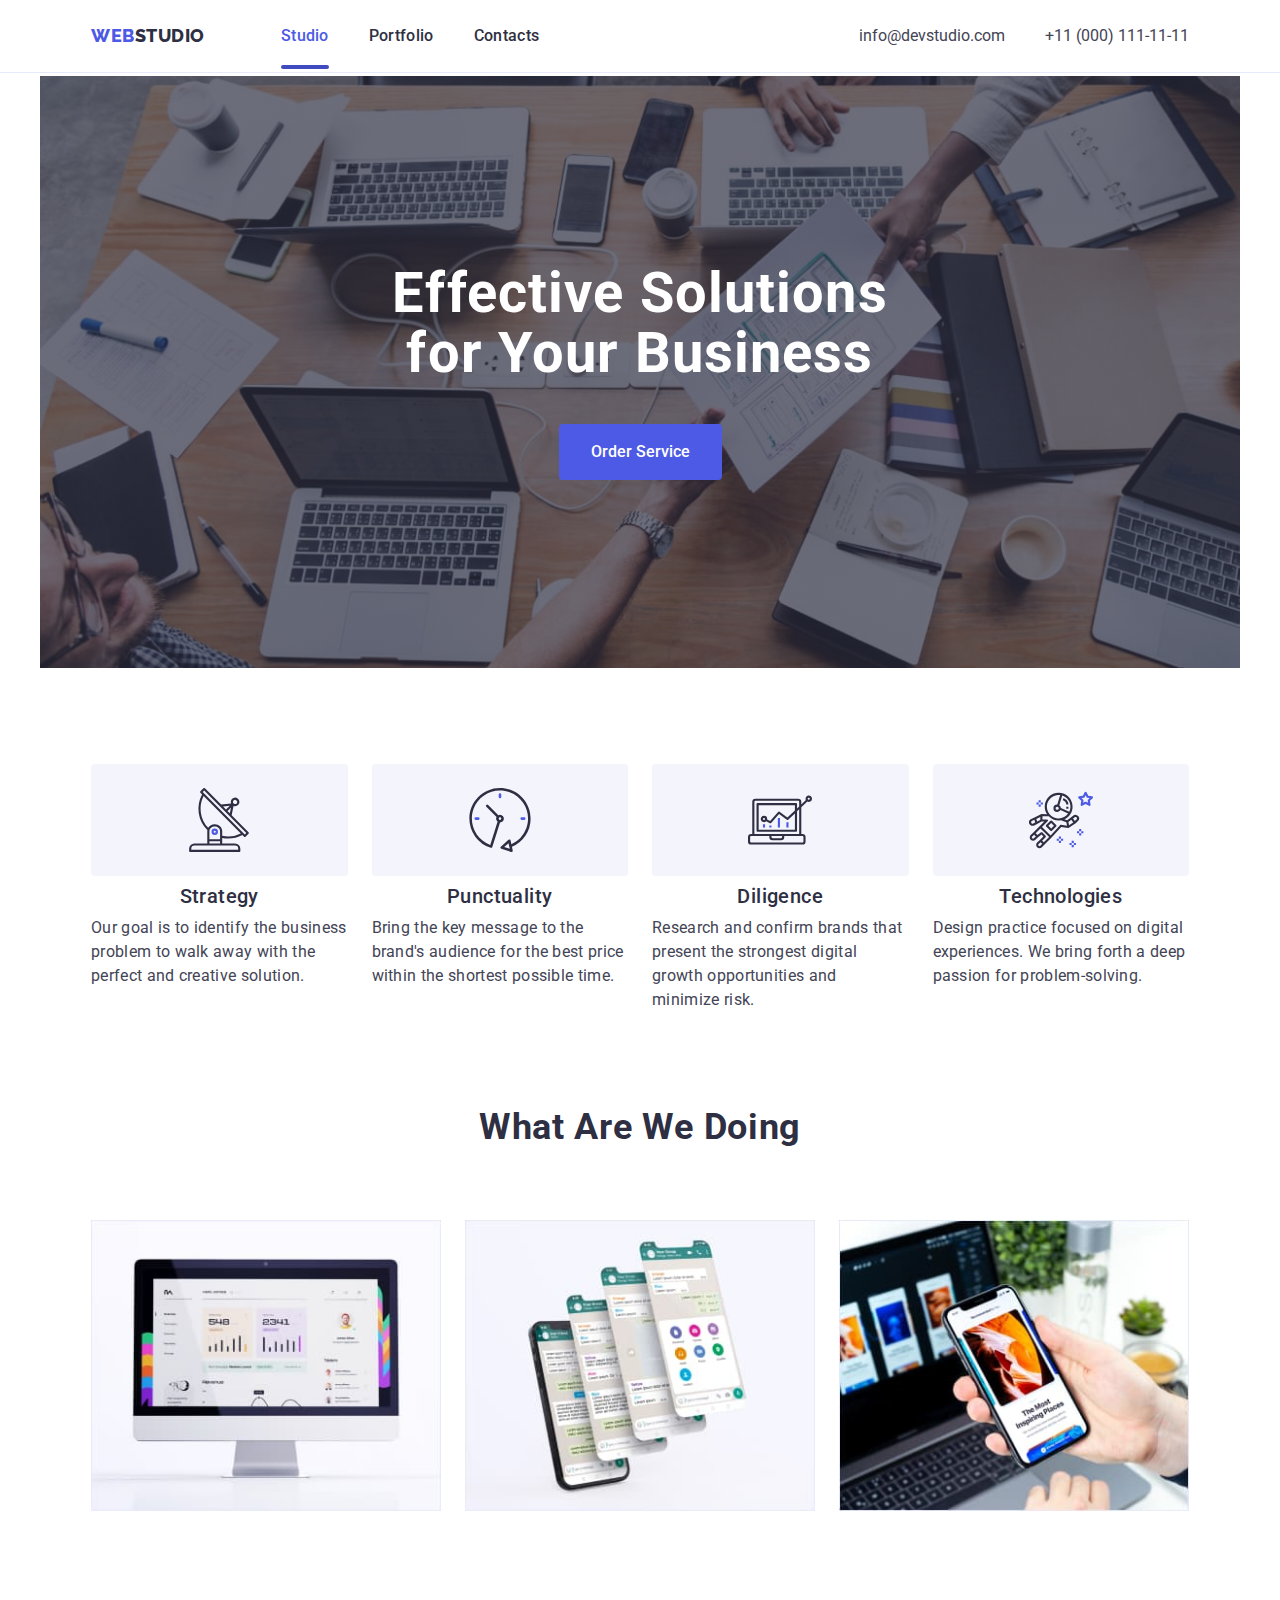
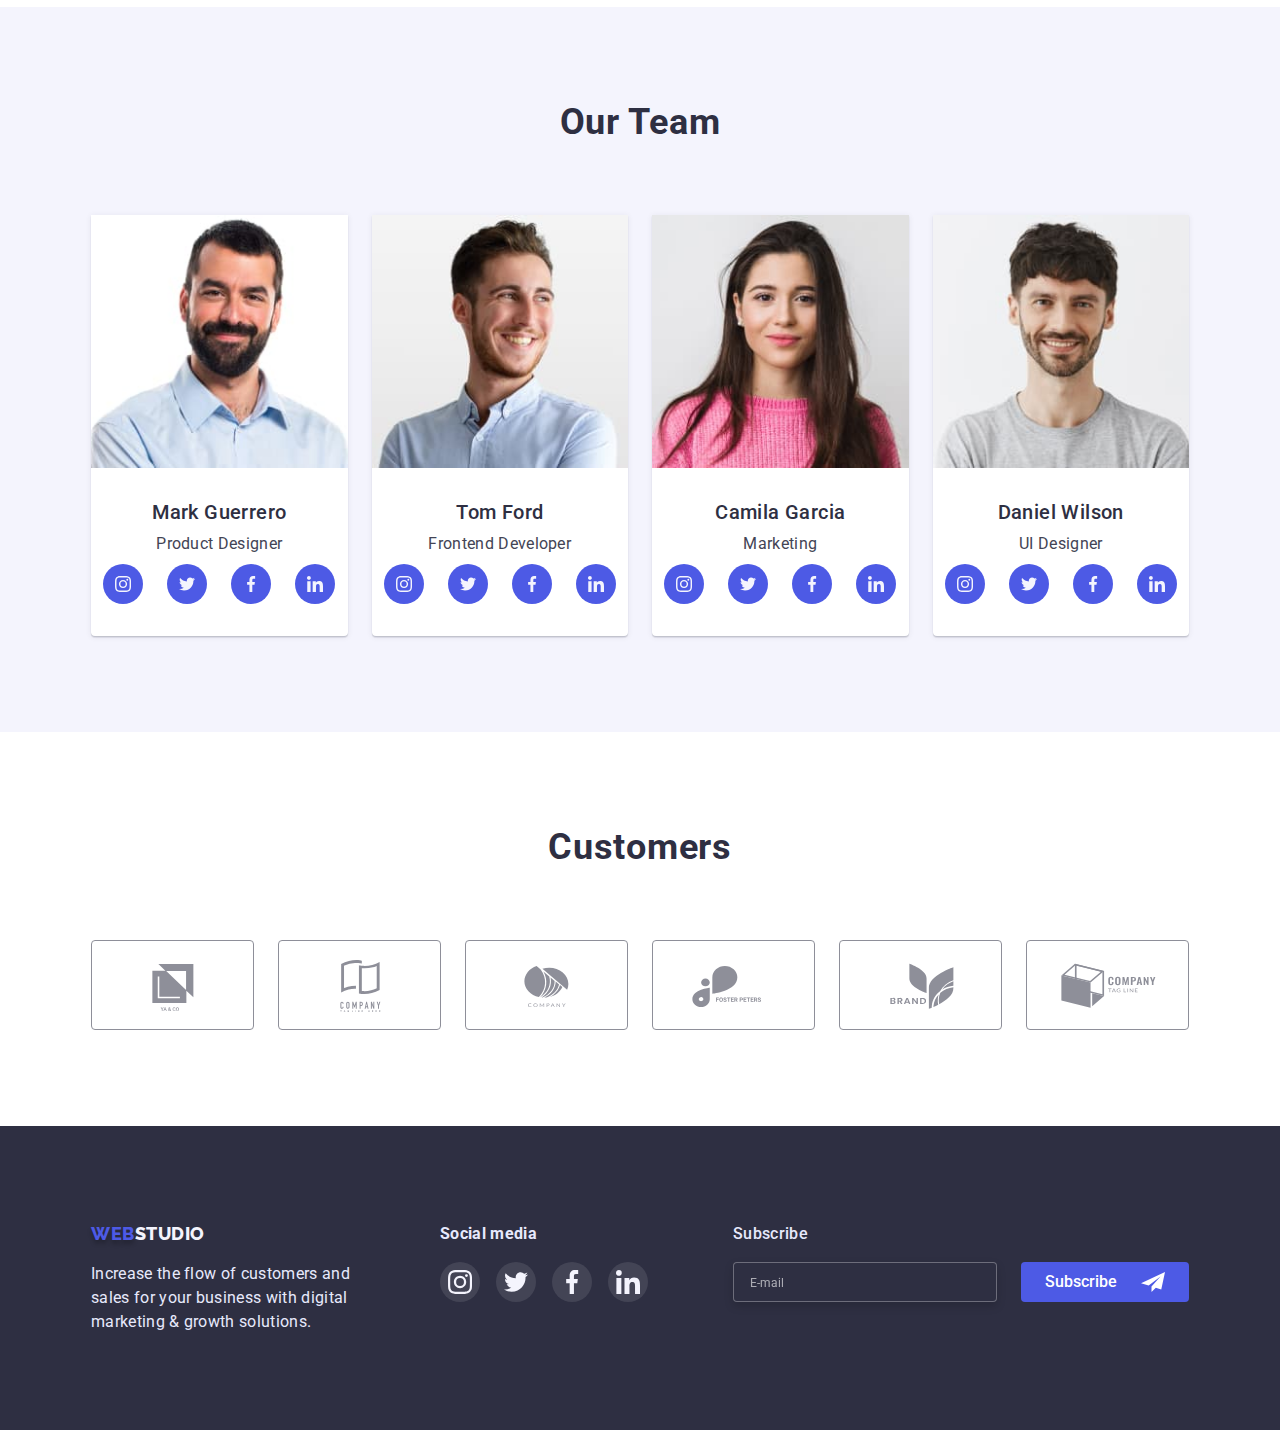
<file: index.html>
<!DOCTYPE html>
<html lang="en">
  <head>
    <meta charset="UTF-8" />
    <meta http-equiv="X-UA-Compatible" content="IE=edge" />
    <meta name="viewport" content="width=device-width, initial-scale=1.0" />
    <title>WebStudio</title>
    <link rel="preconnect" href="https://fonts.googleapis.com" />
    <link rel="preconnect" href="https://fonts.gstatic.com" crossorigin />
    <link
      href="https://fonts.googleapis.com/css2?family=Raleway:wght@800&family=Roboto:wght@400;500;700;900&display=swap"
      rel="stylesheet"
    />
    <link
      rel="stylesheet"
      href="https://cdn.jsdelivr.net/npm/modern-normalize@1.1.0/modern-normalize.min.css"
    />
    <link rel="stylesheet" href="./css/styles.css" />
  </head>

  <body>
    <!-- ================= HEADER ================= -->

    <header class="page-header">
      <div class="container page-header-container">
        <a class="logo link" href="./index.html">
          <span class="logo-first">Web</span>Studio
        </a>
        <nav class="navigation">
          <ul class="header-menu list">
            <li>
              <a class="menu-iteam link current" href="./index.html">Studio </a>
            </li>
            <li>
              <a class="menu-iteam link" href="./portfolio.html">Portfolio </a>
            </li>
            <li>
              <a class="menu-iteam link" href="">Contacts </a>
            </li>
          </ul>
        </nav>
        <button type="button" class="header-button-burger" js-open-menu>
          <svg class="icon-burger" width="32" height="22">
            <use href="./images/icon.svg#icon-menu-burger"></use>
          </svg>
        </button>
        <address class="header-contacts">
          <ul class="contacts list">
            <li>
              <a class="contact-iteam link" href="mailto:info@devstudio.com"
                >info@devstudio.com
              </a>
            </li>
            <li>
              <a class="contact-iteam link" href="tel:+110001111111"
                >+11 (000) 111-11-11
              </a>
            </li>
          </ul>
        </address>
      </div>

      <!-- ================= MOBILE MENU ================= -->

      <div class="header-mobile-menu" js-menu-container>
        <button type="button" class="mobile-menu-close-button" js-close-menu>
          <svg class="mobile-menu-close-icon">
            <use href="./images/icon.svg#icon-close-button"></use>
          </svg>
        </button>
        <ul class="mobile-menu list">
          <li>
            <a class="mobile-menu-iteam link" href="./index.html">Studio </a>
          </li>
          <li>
            <a class="mobile-menu-iteam link" href="./portfolio.html"
              >Portfolio
            </a>
          </li>
          <li>
            <a class="mobile-menu-iteam link current" href="">Contacts </a>
          </li>
        </ul>
        <div class="mobile-contact-social-list">
          <ul class="mobile-menu-contacts list">
            <li>
              <a class="mobile-menu-contact-tel link" href="tel:+110001111111"
                >+11 (000) 111-11-11
              </a>
            </li>
            <li>
              <a
                class="mobile-menu-contact-mail link"
                href="mailto:info@devstudio.com"
                >info@devstudio.com
              </a>
            </li>
          </ul>
          <ul class="mobile-social-list list">
            <li class="mobile-social-list-item">
              <a class="mobile-social-link link" href="">
                <svg class="mobile-social-icon">
                  <use href="./images/icon.svg#icon-instagram"></use>
                </svg>
              </a>
            </li>
            <li class="mobile-social-list-item">
              <a class="mobile-social-link link" href="">
                <svg class="mobile-social-icon">
                  <use href="./images/icon.svg#icon-twitter"></use>
                </svg>
              </a>
            </li>
            <li class="mobile-social-list-item">
              <a class="mobile-social-link link" href="">
                <svg class="mobile-social-icon">
                  <use href="./images/icon.svg#icon-facebook"></use>
                </svg>
              </a>
            </li>
            <li class="mobile-social-list-item">
              <a class="mobile-social-link link" href="">
                <svg class="mobile-social-icon">
                  <use href="./images/icon.svg#icon-linkedin"></use>
                </svg>
              </a>
            </li>
          </ul>
        </div>
      </div>
    </header>

    <main>
      <!-- ================== HERO ================== -->

      <section class="hero">
        <div class="hero-container container">
          <h1 class="hero-title">Effective Solutions for Your Business</h1>
          <button class="hero-button" type="button" data-modal-open>
            Order Service
          </button>
        </div>
      </section>

      <!-- ================== FEATURES ================== -->

      <section class="section">
        <div class="features-container container">
          <h2 class="visually-hidden">our features</h2>
          <ul class="features-list list">
            <li class="features-list-item antenna-icon">
              <h3 class="features-title title">Strategy</h3>
              <p class="features-text text">
                Our goal is to identify the business problem to walk away with
                the perfect and creative solution.
              </p>
            </li>
            <li class="features-list-item clock-icon">
              <h3 class="features-title title">Punctuality</h3>
              <p class="features-text text">
                Bring the key message to the brand's audience for the best price
                within the shortest possible time.
              </p>
            </li>
            <li class="features-list-item diagram-icon">
              <h3 class="features-title title">Diligence</h3>
              <p class="features-text text">
                Research and confirm brands that present the strongest digital
                growth opportunities and minimize risk.
              </p>
            </li>
            <li class="features-list-item astronaut-icon">
              <h3 class="features-title title">Technologies</h3>
              <p class="features-text text">
                Design practice focused on digital experiences. We bring forth a
                deep passion for problem-solving.
              </p>
            </li>
          </ul>
        </div>
      </section>

      <!-- ==================== WORKS =================== -->

      <section class="works-section section">
        <div class="container">
          <h2 class="title">What are we doing</h2>
          <ul class="works-list list">
            <li>
              <img
                srcset="
                  ./images/works-section/monitor.jpg    1x,
                  ./images/works-section/monitor@2x.jpg 2x
                "
                class="work-image"
                src="./images/works-section/monitor.jpg"
                alt="computer monitor"
                width="360"
              />
            </li>
            <li>
              <img
                srcset="
                  ./images/works-section/phone.jpg    1x,
                  ./images/works-section/phone@2x.jpg 2x
                "
                class="work-image"
                src="./images/works-section/phone.jpg"
                alt="mobile phone"
                width="360"
              />
            </li>
            <li>
              <img
                srcset="
                  ./images/works-section/lapetop.jpg    1x,
                  ./images/works-section/lapetop@2x.jpg 2x
                "
                class="work-image"
                src="./images/works-section/lapetop.jpg"
                alt="lapetop and mobile phone"
                width="360"
              />
            </li>
          </ul>
        </div>
      </section>

      <!-- ==================== TEAM =================== -->

      <section class="team-section section">
        <div class="team-container container">
          <h2 class="title">Our Team</h2>
          <ul class="team-items list">
            <li class="team-item">
              <img
                srcset="
                  ./images/team/mark-guerrero.jpg    1x,
                  ./images/team/mark-guerrero@2x.jpg 2x
                "
                class="team-image"
                src="./images/team/mark-guerrero.jpg"
                alt="photo Mark Guerrero"
                width="264"
              />
              <div class="team-card-content">
                <h3 class="team-subtitle subtitle">Mark Guerrero</h3>
                <p class="team-text text">Product Designer</p>
                <ul class="social-list list">
                  <li class="social-list-item">
                    <a class="social-link link" href="">
                      <svg class="social-icon">
                        <use href="./images/icon.svg#icon-instagram"></use>
                      </svg>
                    </a>
                  </li>
                  <li class="social-list-item">
                    <a class="social-link link" href="">
                      <svg class="social-icon">
                        <use href="./images/icon.svg#icon-twitter"></use>
                      </svg>
                    </a>
                  </li>
                  <li class="social-list-item">
                    <a class="social-link link" href="">
                      <svg class="social-icon">
                        <use href="./images/icon.svg#icon-facebook"></use>
                      </svg>
                    </a>
                  </li>
                  <li class="social-list-item">
                    <a class="social-link link" href="">
                      <svg class="social-icon">
                        <use href="./images/icon.svg#icon-linkedin"></use>
                      </svg>
                    </a>
                  </li>
                </ul>
              </div>
            </li>
            <li class="team-item">
              <img
                srcset="
                  ./images/team/tom-ford.jpg    1x,
                  ./images/team/tom-ford@2x.jpg 2x
                "
                class="team-image"
                src="./images/team/tom-ford.jpg "
                alt="photo Tom Ford"
                width="264"
              />
              <div class="team-card-content">
                <h3 class="team-subtitle subtitle">Tom Ford</h3>
                <p class="team-text text">Frontend Developer</p>
                <ul class="social-list list">
                  <li class="social-list-item">
                    <a class="social-link link" href="">
                      <svg class="social-icon">
                        <use href="./images/icon.svg#icon-instagram"></use>
                      </svg>
                    </a>
                  </li>
                  <li class="social-list-item">
                    <a class="social-link link" href="">
                      <svg class="social-icon">
                        <use href="./images/icon.svg#icon-twitter"></use>
                      </svg>
                    </a>
                  </li>
                  <li class="social-list-item">
                    <a class="social-link link" href="">
                      <svg class="social-icon">
                        <use href="./images/icon.svg#icon-facebook"></use>
                      </svg>
                    </a>
                  </li>
                  <li class="social-list-item">
                    <a class="social-link link" href="">
                      <svg class="social-icon">
                        <use href="./images/icon.svg#icon-linkedin"></use>
                      </svg>
                    </a>
                  </li>
                </ul>
              </div>
            </li>
            <li class="team-item">
              <img
                srcset="
                  ./images/team/camila-garcia.jpg    1x,
                  ./images/team/camila-garcia@2x.jpg 2x
                "
                class="team-image"
                src="./images/team/camila-garcia.jpg"
                alt="photo Camila Garcia"
                width="264"
              />
              <div class="team-card-content">
                <h3 class="team-subtitle subtitle">Camila Garcia</h3>
                <p class="team-text text">Marketing</p>
                <ul class="social-list list">
                  <li class="social-list-item">
                    <a class="social-link link" href="">
                      <svg class="social-icon">
                        <use href="./images/icon.svg#icon-instagram"></use>
                      </svg>
                    </a>
                  </li>
                  <li class="social-list-item">
                    <a class="social-link link" href="">
                      <svg class="social-icon">
                        <use href="./images/icon.svg#icon-twitter"></use>
                      </svg>
                    </a>
                  </li>
                  <li class="social-list-item">
                    <a class="social-link link" href="">
                      <svg class="social-icon">
                        <use href="./images/icon.svg#icon-facebook"></use>
                      </svg>
                    </a>
                  </li>
                  <li class="social-list-item">
                    <a class="social-link link" href="">
                      <svg class="social-icon">
                        <use href="./images/icon.svg#icon-linkedin"></use>
                      </svg>
                    </a>
                  </li>
                </ul>
              </div>
            </li>
            <li class="team-item">
              <img
                srcset="
                  ./images/team/daniel-wilson.jpg    1x,
                  ./images/team/daniel-wilson@2x.jpg 2x
                "
                class="team-image"
                src="./images/team/daniel-wilson.jpg"
                alt="photo Daniel Wilson"
                width="264"
              />
              <div class="team-card-content">
                <h3 class="team-subtitle subtitle">Daniel Wilson</h3>
                <p class="team-text text">UI Designer</p>
                <ul class="social-list list">
                  <li class="social-list-item">
                    <a class="social-link link" href="">
                      <svg class="social-icon">
                        <use href="./images/icon.svg#icon-instagram"></use>
                      </svg>
                    </a>
                  </li>
                  <li class="social-list-item">
                    <a class="social-link link" href="">
                      <svg class="social-icon">
                        <use href="./images/icon.svg#icon-twitter"></use>
                      </svg>
                    </a>
                  </li>
                  <li class="social-list-item">
                    <a class="social-link link" href="">
                      <svg class="social-icon">
                        <use href="./images/icon.svg#icon-facebook"></use>
                      </svg>
                    </a>
                  </li>
                  <li class="social-list-item">
                    <a class="social-link link" href="">
                      <svg class="social-icon">
                        <use href="./images/icon.svg#icon-linkedin"></use>
                      </svg>
                    </a>
                  </li>
                </ul>
              </div>
            </li>
          </ul>
        </div>
      </section>

      <!-- ==================== CUSTOMERS =================== -->

      <section class="customers-section section">
        <div class="container">
          <h2 class="title">Customers</h2>
          <div class="customers-container">
            <ul class="customers-list list">
              <li class="customers-list-icon">
                <a class="customers-icon-link link" href="">
                  <svg class="customers-icon">
                    <use href="./images/icon.svg#icon-logo-ya-and-co"></use>
                  </svg>
                </a>
              </li>
              <li class="customers-list-icon">
                <a class="customers-icon-link link" href="">
                  <svg class="customers-icon">
                    <use
                      href="./images/icon.svg#icon-logo-tageline-here-company"
                    ></use>
                  </svg>
                </a>
              </li>
              <li class="customers-list-icon">
                <a class="customers-icon-link link" href="">
                  <svg class="customers-icon">
                    <use href="./images/icon.svg#icon-logo-company"></use>
                  </svg>
                </a>
              </li>
              <li class="customers-list-icon">
                <a class="customers-icon-link link" href="">
                  <svg class="customers-icon">
                    <use href="./images/icon.svg#icon-logo-foster-peters"></use>
                  </svg>
                </a>
              </li>
              <li class="customers-list-icon">
                <a class="customers-icon-link link" href="">
                  <svg class="customers-icon">
                    <use href="./images/icon.svg#icon-logo-brand"></use>
                  </svg>
                </a>
              </li>
              <li class="customers-list-icon">
                <a class="customers-icon-link link" href="">
                  <svg class="customers-icon">
                    <use
                      href="./images/icon.svg#icon-logo-tag-line-company"
                    ></use>
                  </svg>
                </a>
              </li>
            </ul>
          </div>
        </div>
      </section>
    </main>

    <!-- ==================== FOOTER =================== -->

    <footer class="footer-section section">
      <div class="footer-container container">
        <div class="footer-logo-text">
          <div class="logo-footer">
            <a class="logo link" href="./index.html"
              ><span class="logo-first-dark-bgd">Web</span
              ><span class="logo-second">Studio</span>
            </a>
          </div>
          <p class="footer-text text">
            Increase the flow of customers and sales for your business with
            digital marketing & growth solutions.
          </p>
        </div>
        <div class="footer-social-block">
          <h2 class="footer-text-social text">Social media</h2>
          <ul class="footer-social-lists list">
            <li>
              <a class="footer-social-link link" href="">
                <svg class="footer-social-icon">
                  <use href="./images/icon.svg#icon-instagram"></use>
                </svg>
              </a>
            </li>
            <li>
              <a class="footer-social-link link" href="">
                <svg class="footer-social-icon">
                  <use href="./images/icon.svg#icon-twitter"></use>
                </svg>
              </a>
            </li>
            <li>
              <a class="footer-social-link link" href="">
                <svg class="footer-social-icon">
                  <use href="./images/icon.svg#icon-facebook"></use>
                </svg>
              </a>
            </li>
            <li>
              <a class="footer-social-link link" href="">
                <svg class="footer-social-icon">
                  <use href="./images/icon.svg#icon-linkedin"></use>
                </svg>
              </a>
            </li>
          </ul>
        </div>
        <form class="footer-form">
          <label for="mail" class="footer-label text"> Subscribe </label>
          <span class="footer-input">
            <input
              type="email"
              name="mail"
              id="mail"
              placeholder="E-mail"
              class="footer-input-field"
            />
            <button class="footer-button" type="submit">Subscribe</button>
          </span>
        </form>
      </div>
    </footer>

    <!-- ==================== MODAL =================== -->

    <div class="backdrop is-hidden" data-modal>
      <div class="modal">
        <button class="modal-close-button" type="button" data-modal-close>
          <svg class="modal-close-icon">
            <use href="./images/icon.svg#icon-close-button"></use>
          </svg>
        </button>
        <p class="modal-text text">
          Leave your contacts and we will call you back
        </p>
        <form class="modal-form">
          <label class="modal-form-field">
            <span class="modal-form-label">Name</span>
            <span class="modal-form-wraper">
              <input
                class="modal-form-input"
                type="text"
                name="user-name"
                required
              />
              <svg class="modal-form-icon">
                <use href="./images/icon.svg#icon-person-name"></use>
              </svg>
            </span>
          </label>
          <label class="modal-form-field">
            <span class="modal-form-label">Phone</span>
            <span class="modal-form-wraper">
              <input
                class="modal-form-input"
                type="tel"
                name="user-phone"
                required
              />
              <svg class="modal-form-icon">
                <use href="./images/icon.svg#icon-phone"></use>
              </svg>
            </span>
          </label>
          <label class="modal-form-field">
            <span class="modal-form-label">Email</span>
            <span class="modal-form-wraper">
              <input
                class="modal-form-input"
                type="email"
                name="user-mail"
                required
              />
              <svg class="modal-form-icon">
                <use href="./images/icon.svg#icon-email"></use>
              </svg>
            </span>
          </label>
          <label class="modal-form-field">
            <span class="modal-form-label">Comment</span>
            <textarea
              name="user-comment"
              class="modal-form-comment"
              placeholder="Text input"
            ></textarea>
          </label>
          <input
            type="checkbox"
            name="user-policy"
            id="user-policy"
            class="modal-form-check visually-hidden"
          />
          <label
            for="user-policy"
            name="user-policy"
            class="modal-form-label-check"
            >I accept the terms and conditions of the&nbsp;
            <a class="modal-form-policy" href="">Privacy Policy</a>
          </label>
          <button class="modal-form-button">Send</button>
        </form>
      </div>
    </div>

    <!-- ==================== SCRIPT =================== -->

    <script src="./js/mobile-menu.js"></script>
    <script src="./js/modal.js"></script>
  </body>
</html>
</file>
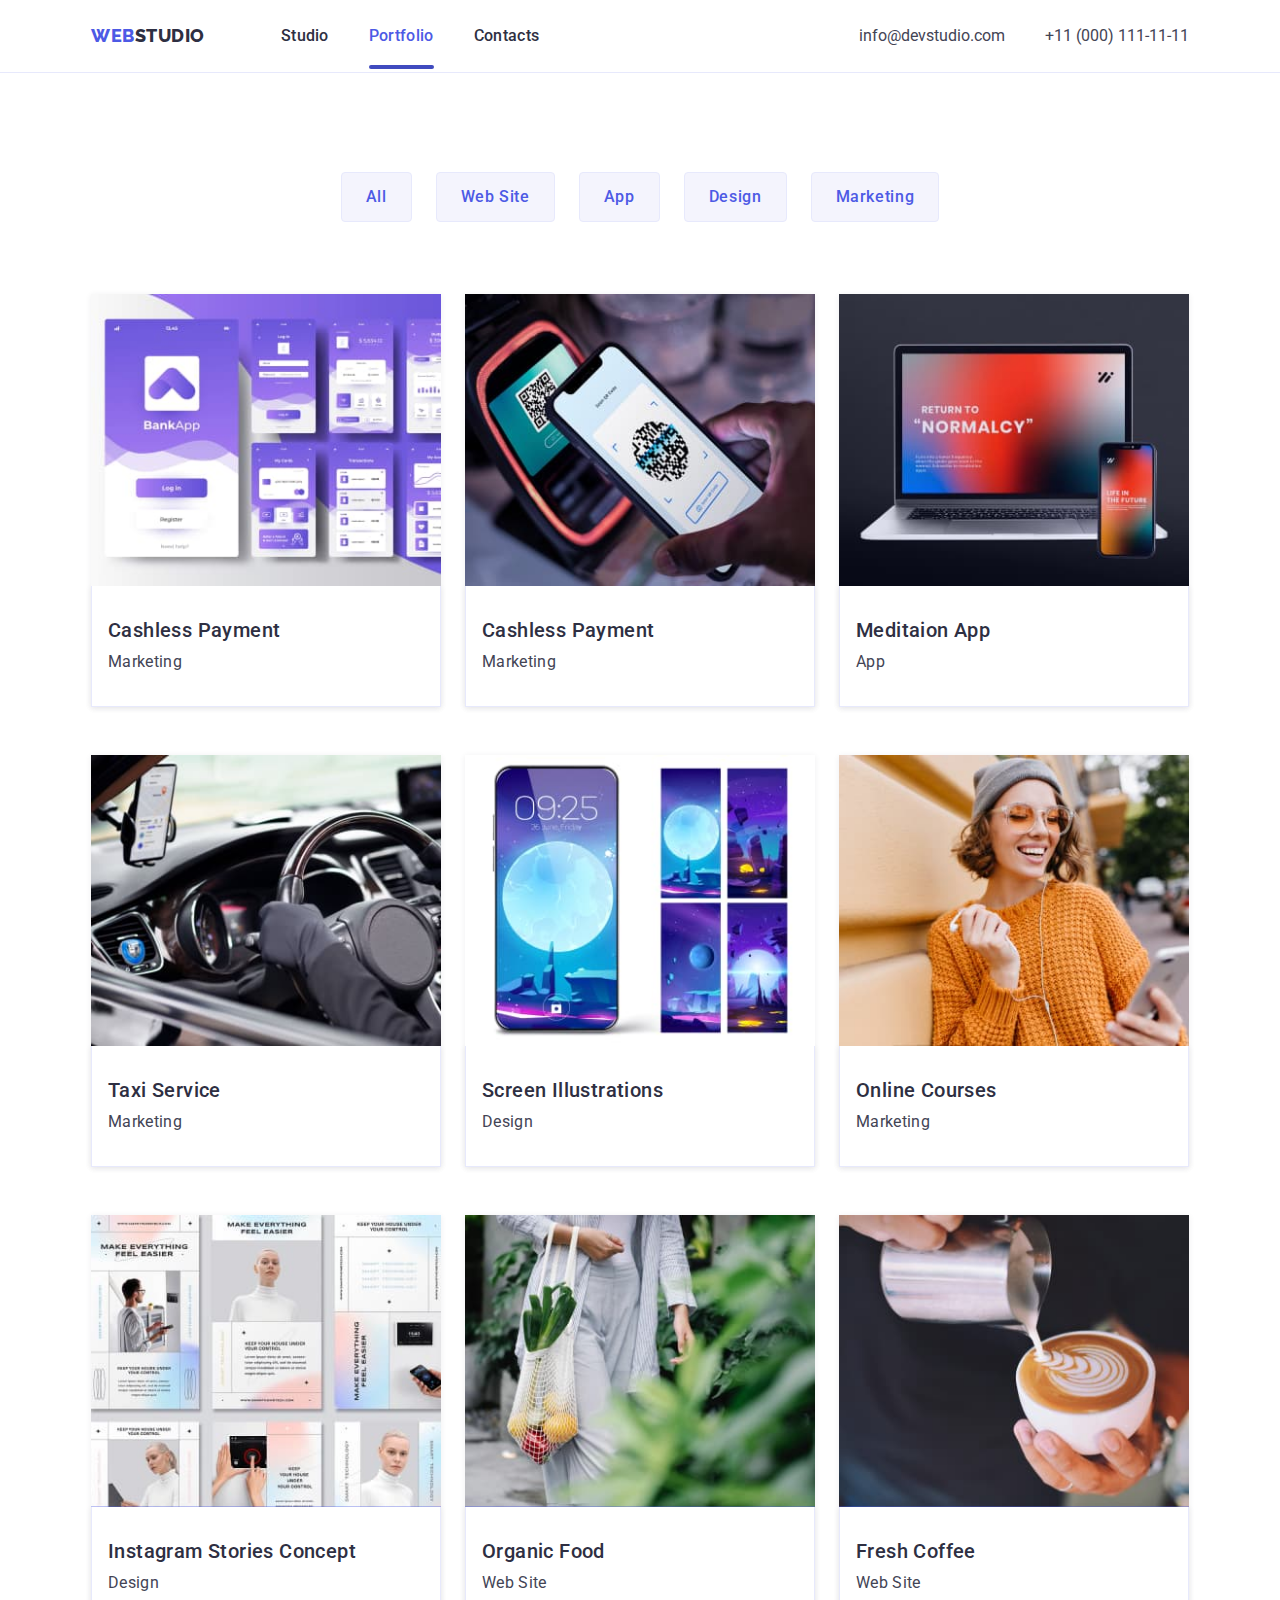
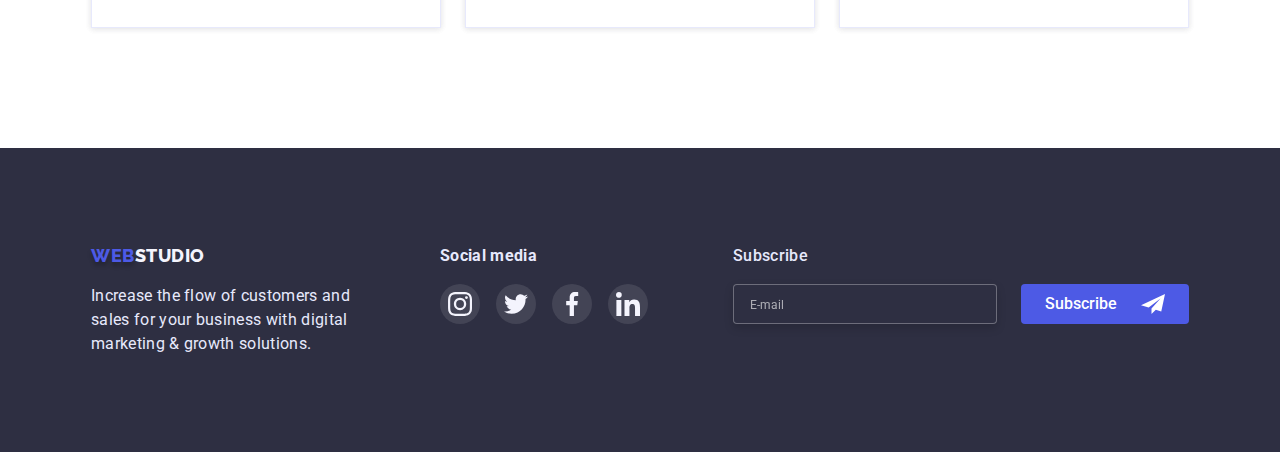
<file: portfolio.html>
<!DOCTYPE html>
<html lang="en">
  <head>
    <meta charset="UTF-8" />
    <meta http-equiv="X-UA-Compatible" content="IE=edge" />
    <meta name="viewport" content="width=device-width, initial-scale=1.0" />
    <title>Portfolio</title>
    <link rel="preconnect" href="https://fonts.googleapis.com" />
    <link rel="preconnect" href="https://fonts.gstatic.com" crossorigin />
    <link
      href="https://fonts.googleapis.com/css2?family=Raleway:wght@800&family=Roboto:wght@400;500;700;900&display=swap"
      rel="stylesheet"
    />
    <link
      rel="stylesheet"
      href="https://cdn.jsdelivr.net/npm/modern-normalize@1.1.0/modern-normalize.min.css"
    />
    <link rel="stylesheet" href="./css/styles.css" />
  </head>
  <body>
    <!-- ================= HEADER ================= -->

    <header class="page-header">
      <div class="container page-header-container">
        <a class="logo link" href="./index.html">
          <span class="logo-first">Web</span>Studio
        </a>
        <nav class="navigation">
          <ul class="header-menu list">
            <li>
              <a class="menu-iteam link" href="./index.html">Studio </a>
            </li>
            <li>
              <a class="menu-iteam link current" href="./portfolio.html"
                >Portfolio
              </a>
            </li>
            <li>
              <a class="menu-iteam link" href="">Contacts </a>
            </li>
          </ul>
        </nav>
        <button type="button" class="header-button-burger" js-open-menu>
          <svg class="icon-burger" width="32" height="22">
            <use href="./images/icon.svg#icon-menu-burger"></use>
          </svg>
        </button>
        <address class="header-contacts">
          <ul class="contacts list">
            <li>
              <a class="contact-iteam link" href="mailto:info@devstudio.com"
                >info@devstudio.com
              </a>
            </li>
            <li>
              <a class="contact-iteam link" href="tel:+110001111111"
                >+11 (000) 111-11-11
              </a>
            </li>
          </ul>
        </address>
      </div>
    </header>

    <main>
      <!-- =============== PORTFOLIO ============== -->

      <section class="section-portfolio">
        <div class="container">
          <h1 class="visually-hidden">Portfolio</h1>
          <ul class="filter-buttons list">
            <li><button class="filter-button" type="button">All</button></li>
            <li>
              <button class="filter-button" type="button">Web Site</button>
            </li>
            <li><button class="filter-button" type="button">App</button></li>
            <li><button class="filter-button" type="button">Design</button></li>
            <li>
              <button class="filter-button" type="button">Marketing</button>
            </li>
          </ul>

          <ul class="portfolio-iteams list">
            <li class="portfolio-iteam">
              <a class="portfolio-iteam-link link" href="">
                <div class="portfolio-overlay-card">
                  <img
                    class="portfolio-iteam-img"
                    src="./images/portfolio/bank-app.jpg"
                    alt="bank app on the phone"
                    max-width="360"
                  />
                  <div class="portfolio-overlay">
                    <p class="portfolio-overlay-text text">
                      14 Stylish and User-Friendly App Design Concepts · Task
                      Manager App · Calorie Tracker App · Exotic Fruit Ecommerce
                      App · Cloud Storage App
                    </p>
                  </div>
                </div>
                <div class="portfolio-card-content">
                  <h2 class="subtitle">Cashless Payment</h2>
                  <p class="text">Marketing</p>
                </div>
              </a>
            </li>
            <li class="portfolio-iteam">
              <a class="portfolio-iteam-link link" href="">
                <div class="portfolio-overlay-card">
                  <img
                    class="portfolio-iteam-img"
                    src="./images/portfolio/cashless-payment.jpg"
                    alt="payment using the app on the phone"
                    max-width="360"
                  />
                  <div class="portfolio-overlay">
                    <p class="portfolio-overlay-text text">
                      14 Stylish and User-Friendly App Design Concepts · Task
                      Manager App · Calorie Tracker App · Exotic Fruit Ecommerce
                      App · Cloud Storage App
                    </p>
                  </div>
                </div>

                <div class="portfolio-card-content">
                  <h2 class="subtitle">Cashless Payment</h2>
                  <p class="text">Marketing</p>
                </div>
              </a>
            </li>
            <li class="portfolio-iteam">
              <a class="portfolio-iteam-link link" href="">
                <div class="portfolio-overlay-card">
                  <img
                    src="./images/portfolio/meditaion-app.jpg"
                    alt="leptop and smarthpone with meditaion app"
                    max-width="360"
                  />
                  <div class="portfolio-overlay">
                    <p class="portfolio-overlay-text text">
                      14 Stylish and User-Friendly App Design Concepts · Task
                      Manager App · Calorie Tracker App · Exotic Fruit Ecommerce
                      App · Cloud Storage App
                    </p>
                  </div>
                </div>

                <div class="portfolio-card-content">
                  <h2 class="subtitle">Meditaion App</h2>
                  <p class="text">App</p>
                </div>
              </a>
            </li>
            <li class="portfolio-iteam">
              <a class="portfolio-iteam-link link" href="">
                <div class="portfolio-overlay-card">
                  <img
                    src="./images/portfolio/taxi-service.jpg"
                    alt="driver in car"
                    max-width="360"
                  />
                  <div class="portfolio-overlay">
                    <p class="portfolio-overlay-text text">
                      14 Stylish and User-Friendly App Design Concepts · Task
                      Manager App · Calorie Tracker App · Exotic Fruit Ecommerce
                      App · Cloud Storage App
                    </p>
                  </div>
                </div>

                <div class="portfolio-card-content">
                  <h2 class="subtitle">Taxi Service</h2>
                  <p class="text">Marketing</p>
                </div>
              </a>
            </li>
            <li class="portfolio-iteam">
              <a class="portfolio-iteam-link link" href="">
                <div class="portfolio-overlay-card">
                  <img
                    src="./images/portfolio/screen-illustrations.jpg"
                    alt="smarthpone screen with different themes"
                    max-width="360"
                  />
                  <div class="portfolio-overlay">
                    <p class="portfolio-overlay-text text">
                      14 Stylish and User-Friendly App Design Concepts · Task
                      Manager App · Calorie Tracker App · Exotic Fruit Ecommerce
                      App · Cloud Storage App
                    </p>
                  </div>
                </div>

                <div class="portfolio-card-content">
                  <h2 class="subtitle">Screen Illustrations</h2>
                  <p class="text">Design</p>
                </div>
              </a>
            </li>
            <li class="portfolio-iteam">
              <a class="portfolio-iteam-link link" href="">
                <div class="portfolio-overlay-card">
                  <img
                    src="./images/portfolio/online-courses.jpg"
                    alt="young women with smartphone"
                    max-width="360"
                  />
                  <div class="portfolio-overlay">
                    <p class="portfolio-overlay-text text">
                      14 Stylish and User-Friendly App Design Concepts · Task
                      Manager App · Calorie Tracker App · Exotic Fruit Ecommerce
                      App · Cloud Storage App
                    </p>
                  </div>
                </div>

                <div class="portfolio-card-content">
                  <h2 class="subtitle">Online Courses</h2>
                  <p class="text">Marketing</p>
                </div>
              </a>
            </li>
            <li class="portfolio-iteam">
              <a class="portfolio-iteam-link link" href="">
                <div class="portfolio-overlay-card">
                  <img
                    src="./images/portfolio/instagram-stories-concept.jpg"
                    alt="six page instagram stories"
                    max-width="360"
                  />
                  <div class="portfolio-overlay">
                    <p class="portfolio-overlay-text text">
                      14 Stylish and User-Friendly App Design Concepts · Task
                      Manager App · Calorie Tracker App · Exotic Fruit Ecommerce
                      App · Cloud Storage App
                    </p>
                  </div>
                </div>

                <div class="portfolio-card-content">
                  <h2 class="subtitle">Instagram Stories Concept</h2>
                  <p class="text">Design</p>
                </div>
              </a>
            </li>
            <li class="portfolio-iteam">
              <a class="portfolio-iteam-link link" href="">
                <div class="portfolio-overlay-card">
                  <img
                    src="./images/portfolio/organic-food.jpg"
                    alt="bag with vegetables"
                    max-width="360"
                  />
                  <div class="portfolio-overlay">
                    <p class="portfolio-overlay-text text">
                      14 Stylish and User-Friendly App Design Concepts · Task
                      Manager App · Calorie Tracker App · Exotic Fruit Ecommerce
                      App · Cloud Storage App
                    </p>
                  </div>
                </div>

                <div class="portfolio-card-content">
                  <h2 class="subtitle">Organic Food</h2>
                  <p class="text">Web Site</p>
                </div>
              </a>
            </li>
            <li class="portfolio-iteam">
              <a class="portfolio-iteam-link link" href="">
                <div class="portfolio-overlay-card">
                  <img
                    src="./images/portfolio/fresh-coffee.jpg"
                    alt="a cup of cofee"
                    max-width="360"
                  />
                  <div class="portfolio-overlay">
                    <p class="portfolio-overlay-text text">
                      14 Stylish and User-Friendly App Design Concepts · Task
                      Manager App · Calorie Tracker App · Exotic Fruit Ecommerce
                      App · Cloud Storage App
                    </p>
                  </div>
                </div>

                <div class="portfolio-card-content">
                  <h2 class="subtitle">Fresh Coffee</h2>
                  <p class="text">Web Site</p>
                </div>
              </a>
            </li>
          </ul>
        </div>
      </section>
    </main>

    <!-- =================== FOOTER =================== -->

    <footer class="footer-section section">
      <div class="footer-container container">
        <div class="footer-logo-text">
          <div class="logo-footer">
            <a class="logo link" href="./index.html"
              ><span class="logo-first-dark-bgd">Web</span
              ><span class="logo-second">Studio</span>
            </a>
          </div>
          <p class="footer-text text">
            Increase the flow of customers and sales for your business with
            digital marketing & growth solutions.
          </p>
        </div>
        <div class="footer-social-block">
          <h2 class="footer-text-social text">Social media</h2>
          <ul class="footer-social-lists list">
            <li>
              <a class="footer-social-link link" href="">
                <svg class="footer-social-icon">
                  <use href="./images/icon.svg#icon-instagram"></use>
                </svg>
              </a>
            </li>
            <li>
              <a class="footer-social-link link" href="">
                <svg class="footer-social-icon">
                  <use href="./images/icon.svg#icon-twitter"></use>
                </svg>
              </a>
            </li>
            <li>
              <a class="footer-social-link link" href="">
                <svg class="footer-social-icon">
                  <use href="./images/icon.svg#icon-facebook"></use>
                </svg>
              </a>
            </li>
            <li>
              <a class="footer-social-link link" href="">
                <svg class="footer-social-icon">
                  <use href="./images/icon.svg#icon-linkedin"></use>
                </svg>
              </a>
            </li>
          </ul>
        </div>
        <form class="footer-form">
          <label for="mail" class="footer-label text"> Subscribe </label>
          <span class="footer-input">
            <input
              type="email"
              name="mail"
              id="mail"
              placeholder="E-mail"
              class="footer-input-field"
            />
            <button class="footer-button" type="submit">Subscribe</button>
          </span>
        </form>
      </div>
    </footer>

    <!-- ==================== SCRIPT =================== -->

    <script src="./js/mobile-menu.js"></script>
    <script src="./js/modal.js"></script>
  </body>
</html>
</file>
<file: css/styles.css>
:root {
  --color-headings-dark: #2e2f42;
  --color-headings-light: #ffffff;
  --color-primery: #4d5ae5;
  --color-primery-light: #f4f4fd;
  --color-text-dark: #434455;
  --color-text-light: #e7e9fc;
  --color-bgd-button-active: #404bbf;
  --color-subtitle-text: #8e8f99;
  --color-footer-social-icon-active: #31d0aa;
  --color-bgd-modal: #fcfcfc;
  --timing-function: cubic-bezier(0.4, 0, 0.2, 1);
  --duration: 250ms;
}

h1,
h2,
h3,
h4,
p {
  margin-top: 0;
  margin-bottom: 0;
}

ul,
ol {
  margin-top: 0;
  margin-bottom: 0;
  padding-left: 0;
}

img {
  display: block;
  max-width: 100%;
  height: auto;
  object-fit: cover;
}

button {
  cursor: pointer;
}

body {
  font-family: 'Roboto', sans-serif;
  color: var(--color-headings-dark);
  padding-top: 70px;
}

@media screen and (min-width: 768px) {
  body {
    padding-top: 76px;
  }
}

/* =============== COMPONENTS ===============*/

.link {
  text-decoration: none;
}

.list {
  list-style: none;
}

.title {
  font-size: 36px;
  line-height: 1.11;
  letter-spacing: 0.02em;
  text-transform: capitalize;
  color: var(--color-headings-dark);
  text-align: center;

  margin-bottom: 72px;
}

.subtitle {
  font-weight: 500;
  font-size: 20px;
  line-height: 1.2;
  letter-spacing: 0.02em;
  color: var(--color-headings-dark);

  margin-bottom: 8px;
}

.text {
  font-size: 16px;
  line-height: 1.5;
  letter-spacing: 0.02em;
  color: var(--color-text-dark);
}

.section {
  padding-top: 96px;
  padding-bottom: 96px;
}

@media screen and (min-width: 1200) {
  .section {
    padding-top: 120px;
    padding-bottom: 120px;
  }
}

.section-portfolio {
  padding-top: 96px;
  padding-bottom: 120px;
}

.container {
  padding-left: 15px;
  padding-right: 15px;
  margin-left: auto;
  margin-right: auto;
}

@media screen and (min-width: 480px) {
  .container {
    width: 428px;
  }
}

@media screen and (min-width: 768px) {
  .container {
    width: 768px;
  }
}

@media screen and (min-width: 1200px) {
  .container {
    width: 1128px;
  }
}

/* =============== /COMPONENTS ===============*/

/* =============== HEADER =============== */

.page-header {
  position: fixed;
  width: 100%;
  top: 0;
  left: 0;
  z-index: 5;

  border-bottom: 1px solid var(--color-text-light);
  background-color: #fff;
}

.page-header-container {
  display: flex;
  justify-content: space-between;
  align-items: center;
  background-color: #fff;
}

@media screen and (min-width: 1200px) {
  .page-header-container {
    gap: 76px;
  }
}

.logo {
  font-family: 'Raleway', sans-serif;
  font-weight: 800;
  font-size: 18px;
  line-height: 1.18;
  letter-spacing: 0.03em;
  color: var(--color-headings-dark);
  text-transform: uppercase;
  padding-top: 24px;
  padding-bottom: 24px;
}

@media screen and (min-width: 768px) {
  .logo {
    line-height: 1.33;
  }
}

.logo-first {
  color: var(--color-primery);
}

.header-button-burger {
  border: none;
  background-color: transparent;
  padding: 0;
  line-height: 0;
  padding-top: 24px;
  padding-bottom: 24px;
}

@media screen and (min-width: 768px) {
  .header-button-burger {
    display: none;
  }
}

.icon-burger {
  stroke: var(--color-headings-dark);
}

/* ============= MOBILE MENU =============== */

.header-mobile-menu {
  position: fixed;
  z-index: 10;
  top: 0;
  left: 0;

  display: flex;
  flex-direction: column;
  justify-content: space-between;

  width: 100%;
  height: 100%;
  padding: 80px 15px 40px 40px;
  overflow: auto;

  background-color: var(--color-headings-light);
  opacity: 0;
  visibility: hidden;
  pointer-events: none;

  transition: opacity var(--duration) var(--timing-function),
    visibility var(--duration) var(--timing-function);
}

.header-mobile-menu.is-open {
  opacity: 1;
  visibility: visible;
  pointer-events: auto;
}

.mobile-menu-container {
  display: flex;
  flex-direction: column;

  gap: 20px;
}

.mobile-menu-close-button {
  position: absolute;
  top: 40px;
  right: 40px;
  display: flex;
  align-items: center;
  justify-content: center;

  border-radius: 50%;
  border: 1px solid rgba(0, 0, 0, 0.1);

  width: 24px;
  height: 24px;
}

.mobile-menu-close-icon {
  width: 8px;
  height: 8px;
}

.mobile-menu {
  display: flex;
  flex-direction: column;
  gap: 40px;

  margin-bottom: 100px;
}

.mobile-menu-iteam {
  font-style: normal;
  font-weight: 700;
  font-size: 36px;
  line-height: 1.11;
  letter-spacing: 0.02em;
  color: var(--color-headings-dark);
}

.mobile-menu-iteam:hover,
.mobile-menu-iteam:focus {
  color: var(--color-bgd-button-active);
}

.mobile-menu-iteam.current {
  color: var(--color-primery);
  position: relative;
}

.mobile-menu-contacts {
  display: flex;
  flex-direction: column;
  gap: 40px;
  margin-bottom: 48px;
}

.mobile-menu-contact-tel {
  font-weight: 600;
  font-size: 36px;
  line-height: 1.11;
  max-width: 337px;
  width: 100%;
  height: 40px;
  color: var(--color-primery);
}

.mobile-menu-contact-mail {
  font-weight: 500;
  font-size: 20px;
  line-height: 1.2;
  letter-spacing: 0.02em;

  color: var(--color-text-dark);
}

.mobile-social-list {
  display: flex;
  justify-content: start;
  gap: 56px;
  flex-wrap: wrap;
}

.mobile-social-link {
  display: flex;
  justify-content: center;
  align-items: center;
  width: 40px;
  height: 40px;
  background-color: var(--color-primery);
  border-radius: 50%;
  background-position: center;
}

.mobile-social-icon {
  width: 24px;
  height: 24px;
  fill: var(--color-primery-light);
}

/* ============= /MOBILE MENU =============== */

@media screen and (max-width: 767px) {
  .navigation {
    display: none;
  }
}
@media screen and (min-width: 768px) {
  .navigation {
    display: flex;
    align-items: start;
  }
}

@media screen and (min-width: 1200px) {
  .navigation {
    margin-right: auto;
  }
}

.navigation .menu-iteam.current {
  color: var(--color-primery);
  position: relative;
}

@media screen and (max-width: 767px) {
  .header-menu {
    display: none;
  }
}

@media screen and (min-width: 768px) {
  .header-menu {
    display: flex;
    gap: 40px;
  }
}

@media screen and (min-width: 768px) {
  .menu-iteam {
    font-weight: 500;
    font-size: 16px;
    line-height: 1.5;
    letter-spacing: 0.02em;
    color: var(--color-headings-dark);
    padding-top: 24px;
    padding-bottom: 24px;

    transition: color var(--duration) var(--timing-function);
  }
}

@media screen and (min-width: 768px) {
  .menu-iteam:hover,
  .menu-iteam:focus {
    color: var(--color-primery);
  }
}

@media screen and (min-width: 768px) {
  .menu-iteam.current::after {
    content: '';
    display: block;
    width: 100%;
    height: 4px;
    background-color: var(--color-bgd-button-active);
    border-radius: 2px;

    position: absolute;
    left: 0;
    bottom: 0;
  }
}

@media screen and (max-width: 767px) {
  .header-contacts {
    display: none;
  }
}

@media screen and (min-width: 768px) {
  .contacts {
    display: flex;
    flex-direction: column;
    align-items: center;
    gap: 4px;
  }
}

@media screen and (min-width: 1200px) {
  .contacts {
    flex-direction: row;
    gap: 40px;
  }
}

@media screen and (min-width: 768px) {
  .contact-iteam {
    font-weight: 400;
    font-style: normal;
    font-size: 12px;
    line-height: 1.33;
    color: var(--color-text-dark);
    padding-top: 24px;
    padding-bottom: 24px;

    transition: color var(--duration) var(--timing-function);
  }
}

@media screen and (min-width: 1200px) {
  .contact-iteam {
    font-size: 16px;
    line-height: 1.5;
  }
}

@media screen and (min-width: 768px) {
  .contact-iteam:hover,
  .contact-iteam:focus {
    color: var(--color-primery);
  }
}

/* =============== /HEADER =============== */

/* =============== HERO =============== */

.hero {
  background-color: var(--color-headings-dark);

  max-width: 480px;
  margin: auto;

  background-image: linear-gradient(
      rgba(46, 47, 66, 0.7),
      rgba(46, 47, 66, 0.7)
    ),
    url('../images/hero/people-office-mobile.jpg');
  background-repeat: no-repeat;
  background-size: cover;
}

@media screen and (min-device-pixel-ratio: 2),
  screen and (min-resolution: 192dpi),
  screen and (min-resolution: 2dppx) {
  .hero {
    background-image: linear-gradient(
        rgba(46, 47, 66, 0.7),
        rgba(46, 47, 66, 0.7)
      ),
      url('../images/hero/people-office-mobile@2x.jpg');
  }
}

@media screen and (min-width: 768px) {
  .hero {
    max-width: 768px;
    background-image: linear-gradient(
        rgba(46, 47, 66, 0.7),
        rgba(46, 47, 66, 0.7)
      ),
      url('../images/hero/people-office-tablet.jpg');
  }
}
@media screen and (min-device-pixel-ratio: 2) and (min-width: 768px),
  screen and (min-resolution: 192dpi) and (min-width: 796px),
  screen and (min-resolution: 2dppx) and (min-width: 796px) {
  .hero {
    background-image: linear-gradient(
        rgba(46, 47, 66, 0.7),
        rgba(46, 47, 66, 0.7)
      ),
      url('../images/hero/people-office-tablet@2x.jpg');
  }
}

@media screen and (min-width: 1200px) {
  .hero {
    max-width: 1200px;
    background-image: linear-gradient(
        rgba(46, 47, 66, 0.7),
        rgba(46, 47, 66, 0.7)
      ),
      url('../images/hero/people-office-desktop.jpg');
  }
}
@media screen and (min-device-pixel-ratio: 2) and (min-width: 768px),
  screen and (min-resolution: 192dpi) and (min-width: 796px),
  screen and (min-resolution: 2dppx) and (min-width: 796px) {
  .hero {
    background-image: linear-gradient(
        rgba(46, 47, 66, 0.7),
        rgba(46, 47, 66, 0.7)
      ),
      url('../images/hero/people-office-desktop@2x.jpg');
  }
}

.hero-container {
  padding-top: 112px;
  padding-bottom: 112px;
  text-align: center;
}

@media screen and (min-width: 1200px) {
  .hero-container {
    padding-top: 188px;
    padding-bottom: 188px;
  }
}

.hero-title {
  font-weight: 700;
  font-size: 36px;
  line-height: 1.11;
  width: 320px;

  text-align: center;
  letter-spacing: 0.02em;
  color: var(--color-headings-light);
  margin: auto auto 72px auto;
}

@media screen and (min-width: 768px) {
  .hero-title {
    font-size: 56px;
    line-height: 1.07;
    width: 496px;
    margin-bottom: 40px;
  }
}

.hero-button {
  font-family: 'Roboto', sans-serif;
  font-weight: 500;
  font-size: 16px;
  line-height: 1.5;
  color: var(--color-headings-light);
  background: var(--color-primery);
  border: none;
  border-radius: 4px;

  padding: 16px 32px;

  transition: background-color var(--duration) var(--timing-function);
}

.hero-button:hover,
.hero-button:focus,
.hero-button:active {
  background-color: var(--color-bgd-button-active);
}

/* =============== /HERO =============== */

/* =============== FEATURES =============== */

.visually-hidden {
  position: absolute;
  width: 1px;
  height: 1px;
  margin: -1px;
  border: 0;
  padding: 0;
  white-space: nowrap;
  clip-path: inset(100%);
  clip: rect(0 0 0 0);
  overflow: hidden;
}

@media screen and (min-width: 768px) {
  .features-list {
    display: flex;
    flex-wrap: wrap;
    row-gap: 72px;
    column-gap: 24px;
  }
}

@media screen and (min-width: 1200px) {
  .features-list-item {
    gap: 24px;
  }
}

@media screen and (min-width: 768px) {
  .features-list-item {
    width: calc((100% - 24px) / 2);
  }
}

@media screen and (min-width: 1200px) {
  .features-list-item {
    width: calc((100% - 24px * 3) / 4);
  }
}

.features-title {
  margin-bottom: 8px;
}

@media screen and (min-width: 1200px) {
  .features-title {
    font-weight: 500;
    font-size: 20px;
    line-height: 1.2;
    letter-spacing: 0.02em;
  }
}

.features-list-item:not(:last-child) {
  margin-bottom: 72px;
}

@media screen and (min-width: 768px) {
  .features-list-item:not(:last-child) {
    margin-bottom: 0;
  }
}

@media screen and (min-width: 1200px) {
  .features-list-item::before {
    content: '';
    display: block;
    height: 112px;
    background: var(--color-primery-light);
    border-radius: 4px;
    margin-bottom: 8px;
    background-repeat: no-repeat;
    background-position: center;

    transition: box-shadow var(--duration) var(--timing-function);
  }
}

@media screen and (min-width: 1200px) {
  .features-list-item:hover::before,
  .features-list-item:focus::before {
    box-shadow: 0px 4px 4px rgba(0, 0, 0, 0.25);
  }
}
@media screen and (min-width: 1200px) {
  .antenna-icon::before {
    background-image: url(../images/features-icon/antenna.svg);
  }
}

@media screen and (min-width: 1200px) {
  .clock-icon::before {
    background-image: url(../images/features-icon/clock.svg);
  }
}

@media screen and (min-width: 1200px) {
  .diagram-icon::before {
    background-image: url(../images/features-icon/diagram.svg);
  }
}

@media screen and (min-width: 1200px) {
  .astronaut-icon::before {
    background-image: url(../images/features-icon/astronaut.svg);
  }
}

/* =============== /FEATURES =============== */

/* =============== WORKS =============== */

@media screen and (max-width: 1200px) {
  .works-section {
    display: none;
  }
}

@media screen and (min-width: 1200px) {
  .works-section {
    padding-top: 0;
  }
}

@media screen and (min-width: 1200px) {
  .works-list {
    display: flex;
    column-gap: 24px;
  }
}

@media screen and (min-width: 1200px) {
  .work-image {
    max-width: 100%;
  }
}

/* =============== /WORKS =============== */

/* =============== TEAM =============== */

.team-section {
  background-color: var(--color-primery-light);
}

.team-items {
  display: flex;
  justify-content: center;
  flex-wrap: wrap;
  gap: 72px;
}

@media screen and (min-width: 768px) {
  .team-items {
    row-gap: 64px;
    column-gap: 24px;
  }
}

.team-item {
  background-color: var(--color-headings-light);
  box-shadow: 0px 1px 6px rgba(46, 47, 66, 0.08),
    0px 1px 1px rgba(46, 47, 66, 0.16), 0px 2px 1px rgba(46, 47, 66, 0.08);
  border-radius: 0px 0px 4px 4px;
}

@media screen and (min-width: 768px) {
  .team-item {
    max-width: 264px;
    flex-basis: calc((100% - 24px) / 2);
  }
}

@media screen and (min-width: 1200px) {
  .team-item {
    flex-basis: calc((100% - 3 * 24px) / 4);
  }
}

.team-image {
  display: flex;
  justify-content: center;
  width: 100%;
}

.team-card-content {
  padding-top: 32px;
  padding-bottom: 32px;
  text-align: center;
}

.team-text {
  margin-bottom: 8px;
}

.social-list {
  display: flex;
  justify-content: center;
  gap: 24px;
}

.social-link {
  display: flex;
  justify-content: center;
  align-items: center;
  width: 40px;
  height: 40px;
  background-color: var(--color-primery);
  border-radius: 50%;
  background-position: center;
  transition: background-color var(--duration) var(--timing-function);
}
.social-link:hover,
.social-link:focus {
  background-color: var(--color-bgd-button-active);
}
.social-icon {
  width: 16px;
  height: 16px;
  fill: var(--color-primery-light);
}

/* =============== /TEAM =============== */

/* =============== CUSTOMERS =============== */

@media screen and (min-width: 1200px) {
  customers-section {
    padding-top: 120px;
    padding-bottom: 120px;
  }
}

.customers-list {
  display: flex;
  justify-content: space-between;
  column-gap: 16px;
  row-gap: 72px;
  flex-wrap: wrap;
}

@media screen and (min-width: 768px) {
  .customers-list {
    column-gap: 24px;
    justify-content: center;
  }
}

@media screen and (min-width: 1200px) {
  .customers-list {
    justify-content: space-between;
  }
}

.customers-list-icon {
  max-width: 190px;
  width: 100%;
  border: 1px solid var(--color-subtitle-text);
  border-radius: 4px;
  flex-basis: calc((100% - 16px) / 2);

  transition: border var(--duration) var(--timing-function);
}

.customers-list-icon:hover,
.customers-list-icon:focus {
  border: 1px solid var(--color-bgd-button-active);
}

@media screen and (min-width: 768px) {
  .customers-list-icon {
    max-width: 168px;
    flex-basis: calc((100% - 2 * 24px) / 3);
  }
}

@media screen and (min-width: 1200px) {
  .customers-list-icon {
    max-width: 168px;
    flex-basis: calc((100% - 5 * 24px) / 6);
  }
}

.customers-icon-link {
  display: flex;
  justify-content: center;
  align-items: center;
  max-width: 190px;
  width: 100%;
  height: 88px;
}

.customers-icon {
  /* max-width: 190px;
  width: 100%;
  height: 88px; */
  width: 104px;
  height: 56px;
  fill: var(--color-subtitle-text);
  transition: fill var(--duration) var(--timing-function);
}

.customers-list-icon:hover .customers-icon,
.customers-list-icon:focus .customers-icon {
  fill: var(--color-bgd-button-active);
}

@media screen and (min-width: 768px) {
  .customers-icon {
    max-width: 168px;
  }
}

/* =============== /CUSTOMERS =============== */

/* =============== FOOTER =============== */

.footer-section {
  background-color: var(--color-headings-dark);
}

.footer-container {
  display: flex;
  flex-wrap: wrap;
  justify-content: center;
  gap: 72px;
}

@media screen and (min-width: 768px) {
  .footer-container {
    padding-left: 108px;
    justify-content: start;
    column-gap: 24px;
    row-gap: 72px;
  }
}

@media screen and (min-width: 1200px) {
  .footer-container {
    padding-left: 15px;
    justify-content: space-between;
    flex-wrap: nowrap;
    column-gap: 80px;
  }
}

.logo-footer {
  text-align: center;
  margin-bottom: 16px;
}

@media screen and (min-width: 768px) {
  .logo-footer {
    text-align: start;
  }
}

.logo-first-dark-bgd {
  color: var(--color-primery);
  text-shadow: 0px 4px 4px rgba(0, 0, 0, 0.25);
}

.logo-second {
  color: var(--color-primery-light);
}

.footer-text {
  color: var(--color-text-light);
  width: 264px;
}

.footer-text-social {
  color: var(--color-text-light);
  text-align: center;
  margin-bottom: 16px;
}

@media screen and (min-width: 768px) {
  .footer-text-social {
    text-align: start;
  }
}

.footer-social-lists {
  display: flex;
  gap: 16px;
}

.footer-social-link {
  display: flex;
  width: 40px;
  height: 40px;
  justify-content: center;
  align-items: center;
  background: rgba(255, 255, 255, 0.1);
  border-radius: 50%;

  transition: background-color var(--duration) var(--timing-function);
}

.footer-social-link:hover,
.footer-social-link:focus {
  background-color: var(--color-footer-social-icon-active);
}

.footer-social-icon {
  width: 24px;
  height: 24px;
  fill: var(--color-primery-light);
}

.footer-form {
  display: flex;
  flex-wrap: wrap;
  justify-content: center;
  row-gap: 16px;
}

@media screen and (min-width: 768px) {
  .footer-form {
    justify-content: start;
  }
}

@media screen and (min-width: 1200px) {
  .footer-form {
    display: block;
  }
}

.footer-label {
  display: inline-block;
  font-weight: 500;
  box-sizing: border-box;

  color: var(--color-text-light);
}

@media screen and (min-width: 768px) {
  .footer-label {
    max-width: 453px;
    width: 100%;
  }
}

@media screen and (min-width: 1200px) {
  .footer-label {
    margin-bottom: 16px;
  }
}

.footer-input {
  display: flex;
  flex-wrap: wrap;
  gap: 24px;
  justify-content: center;
}

.footer-input-field {
  max-width: 396px;
  width: 100%;
  padding: 8px 16px;
  border: 1px solid rgba(255, 255, 255, 0.3);
  filter: drop-shadow(0px 4px 4px rgba(0, 0, 0, 0.15));
  border-radius: 4px;
  background: #2e2f42;
  color: var(--color-text-light);
}

@media screen and (min-width: 768px) {
  .footer-input-field {
    width: 264px;
    height: 40px;
  }
}

.footer-input-field::placeholder {
  font-family: 'Roboto';
  font-style: normal;
  font-weight: 400;
  font-size: 12px;
  line-height: 2;
  color: rgba(255, 255, 255, 0.6);
}

.footer-button {
  display: flex;
  font-family: 'Roboto', sans-serif;
  font-weight: 500;
  font-size: 16px;
  line-height: 1.5;
  color: var(--color-headings-light);
  background-color: var(--color-primery);
  border: none;
  border-radius: 4px;

  padding: 8px 24px;
  align-items: center;

  transition: background-color var(--duration) var(--timing-function);
}

.footer-button::after {
  content: '';
  width: 24px;
  height: 24px;
  background-image: url(../images/footer-icon/subscrible.svg);
  background-size: contain;
  margin-left: 24px;
}

.footer-button:hover {
  background-color: var(--color-bgd-button-active);
}

/* =============== /FOOTER =============== */

/* =============== PORTFOLIO =============== */
.filter-button {
  font-family: 'Roboto', sans-serif;
  font-weight: 500;
  font-size: 16px;
  line-height: 1.5;
  letter-spacing: 0.04em;
  background: var(--color-primery-light);
  border: 1px solid var(--color-text-light);
  border-radius: 4px;
  color: var(--color-primery);

  padding: 12px 24px;

  transition: background-color var(--duration) var(--timing-function),
    color var(--duration) var(--timing-function),
    border var(--duration) var(--timing-function),
    box-shadow var(--duration) var(--timing-function);
}

.filter-button:hover,
.filter-button:focus,
.filter-button:active {
  background-color: var(--color-bgd-button-active);
  border: 1px solid var(--color-bgd-button-active);
  color: var(--color-headings-light);
  box-shadow: 0px 3px 1px rgba(0, 0, 0, 0.1), 0px 2px 1px rgba(0, 0, 0, 0.08),
    0px 2px 2px rgba(0, 0, 0, 0.12);
}

.filter-buttons {
  display: flex;
  justify-content: center;
  gap: 24px;
  margin-bottom: 72px;
}

.portfolio-iteams {
  display: flex;
  flex-wrap: wrap;
  row-gap: 48px;
  column-gap: 24px;
  text-align: center;
}

.portfolio-card-content {
  padding-top: 32px;
  padding-bottom: 32px;
  padding-left: 16px;

  border: 1px solid var(--color-text-light);
  border-top: none;
  box-shadow: 0px 1px 6px rgba(46, 47, 66, 0.08);
}

.portfolio-iteam {
  display: flex;
  text-align: start;
  box-shadow: 0px 1px 6px rgba(46, 47, 66, 0.08);
  flex-basis: calc((100% - 2 * 24px) / 3);

  transition: box-shadow var(--duration) var(--timing-function);
  position: relative;
}

.portfolio-iteam:hover,
.portfolio-iteam:focus {
  box-shadow: 0px 1px 6px rgba(46, 47, 66, 0.08),
    0px 1px 1px rgba(46, 47, 66, 0.16), 0px 2px 1px rgba(46, 47, 66, 0.08);
}

.portfolio-overlay-card {
  position: relative;
  overflow: hidden;
}

.portfolio-overlay-text {
  color: var(--color-text-light);
  position: absolute;
  top: 40px;
  left: 32px;
  right: 32px;
  overflow: auto;
}

.portfolio-overlay {
  width: 100%;
  height: 100%;
  background-color: var(--color-primery);

  position: absolute;
  top: 0;
  left: 0;

  transform: translateY(100%);

  transition: transform var(--duration) var(--timing-function);
}

.portfolio-iteam-link:hover .portfolio-overlay,
.portfolio-iteam-link:focus .portfolio-overlay {
  transform: translateY(0);
}

/* =============== /PORTFOLIO =============== */

/* =============== MODAL =============== */

.backdrop {
  position: fixed;
  top: 0;
  left: 0;
  z-index: 10;

  width: 100%;
  height: 100%;

  background-color: rgba(46, 47, 66, 0.4);
  opacity: 1;
  transition: opacity var(--duration) var(--timing-function);
}

.backdrop.is-hidden {
  opacity: 0;
  pointer-events: none;
}

.backdrop.is-hidden.modal {
  transform: translate(-50%, -50%);
}

.modal {
  position: absolute;
  top: 50%;
  left: 50%;
  transform: translate(-50%, -50%);

  max-width: 392px;
  min-height: 586px;
  width: 100%;
  padding: 70px 16px 16px;

  background-color: var(--color-bgd-modal);
  box-shadow: 0px 1px 1px rgba(0, 0, 0, 0.14), 0px 1px 3px rgba(0, 0, 0, 0.12),
    0px 2px 1px rgba(0, 0, 0, 0.2);
  border-radius: 4px;
}

@media screen and (min-width: 768px) {
  .modal {
    padding: 70px 24px 24px;
  }
}

.modal-close-button {
  position: absolute;
  top: 24px;
  right: 24px;

  display: flex;
  justify-content: center;
  align-items: center;

  width: 24px;
  height: 24px;
  border: 1px solid rgba(0, 0, 0, 0.1);
  border-radius: 50%;

  transition: background-color var(--duration) var(--timing-function),
    fill var(--duration) var(--timing-function);
}

.modal-close-button:hover,
.modal-close-button:focus {
  background-color: var(--color-bgd-button-active);
  fill: var(--color-headings-light);
}

.modal-close-icon {
  width: 8px;
  height: 8px;
}

.modal-form {
  display: flex;
  flex-direction: column;
}

.modal-text {
  color: var(--color-headings-dark);
  font-weight: 500;
  margin-bottom: 16px;
  text-align: center;
}

.modal-form-field {
  margin-bottom: 8px;
}

.modal-form-label {
  display: block;
  font-family: 'Roboto';
  font-style: normal;
  font-weight: 400;
  font-size: 12px;
  line-height: 1.33;
  letter-spacing: 0.04em;
  color: var(--color-subtitle-text);
  margin-bottom: 4px;
}

.modal-form-wraper {
  display: block;
  position: relative;
}

.modal-form-input {
  width: 100%;
  height: 40px;
  border: 1px solid rgba(33, 33, 33, 0.2);
  border-radius: 4px;
  padding-left: 38px;

  transition: border-color var(--duration) var(--timing-function);
}

.modal-form-input:focus {
  outline: none;
  border-color: var(--color-bgd-button-active);
}

.modal-form-icon {
  position: absolute;
  top: 50%;
  left: 16px;
  width: 18px;
  height: 24px;
  transform: translateY(-50%);
  transition: fill var(--duration) var(--timing-function);
}

.modal-form-input:focus + .modal-form-icon {
  fill: var(--color-bgd-button-active);
}

.modal-form-comment {
  resize: none;
  width: 100%;
  height: 120px;
  border: 1px solid rgba(33, 33, 33, 0.2);
  border-radius: 4px;
  padding: 8px 16px;
  transition: border-color var(--duration) var(--timing-function);
}

.modal-form-comment:focus {
  outline: none;
  border-color: var(--color-bgd-button-active);
}

.modal-form-comment::placeholder {
  font-family: 'Roboto';
  font-style: normal;
  font-weight: 400;
  font-size: 12px;
  line-height: 1.33;

  letter-spacing: 0.04em;

  color: rgba(117, 117, 117, 0.5);
}

.modal-form-label-check::before {
  content: '';
  display: flex;

  width: 16px;
  height: 16px;
  border: 1.25px solid var(--color-headings-dark);
  border-radius: 2px;
  cursor: pointer;
  margin-right: 8px;
}

.modal-form-check:checked + .modal-form-label-check::before {
  background-color: var(--color-bgd-button-active);
  background-image: url(../images/modal-icon/checkbox-click.svg);
  background-size: contain;
  border: 1.25px solid var(--color-bgd-button-active);
}

.modal-form-label-check {
  display: flex;
  align-items: center;
  font-family: 'Roboto';
  font-style: normal;
  font-weight: 400;
  font-size: 12px;
  line-height: 1.33;
  letter-spacing: 0.03em;
  color: #757575;
  margin-bottom: 24px;
}

.modal-form-policy {
  color: var(--color-primery);
}

.modal-form-button {
  padding: 16px 64px;
  margin: 0 auto;
  background-color: var(--color-primery);
  box-shadow: 0px 4px 4px rgba(0, 0, 0, 0.15);
  border-radius: 4px;
  border-color: transparent;
  color: var(--color-headings-light);
  font-weight: 500;
  font-size: 16px;
  line-height: 1.5;
  transition: background-color var(--duration) var(--timing-function);
}

.modal-form-button:hover,
.modal-form-button:focus {
  background-color: var(--color-bgd-button-active);
}

/* =============== /MODAL =============== */
</file>
